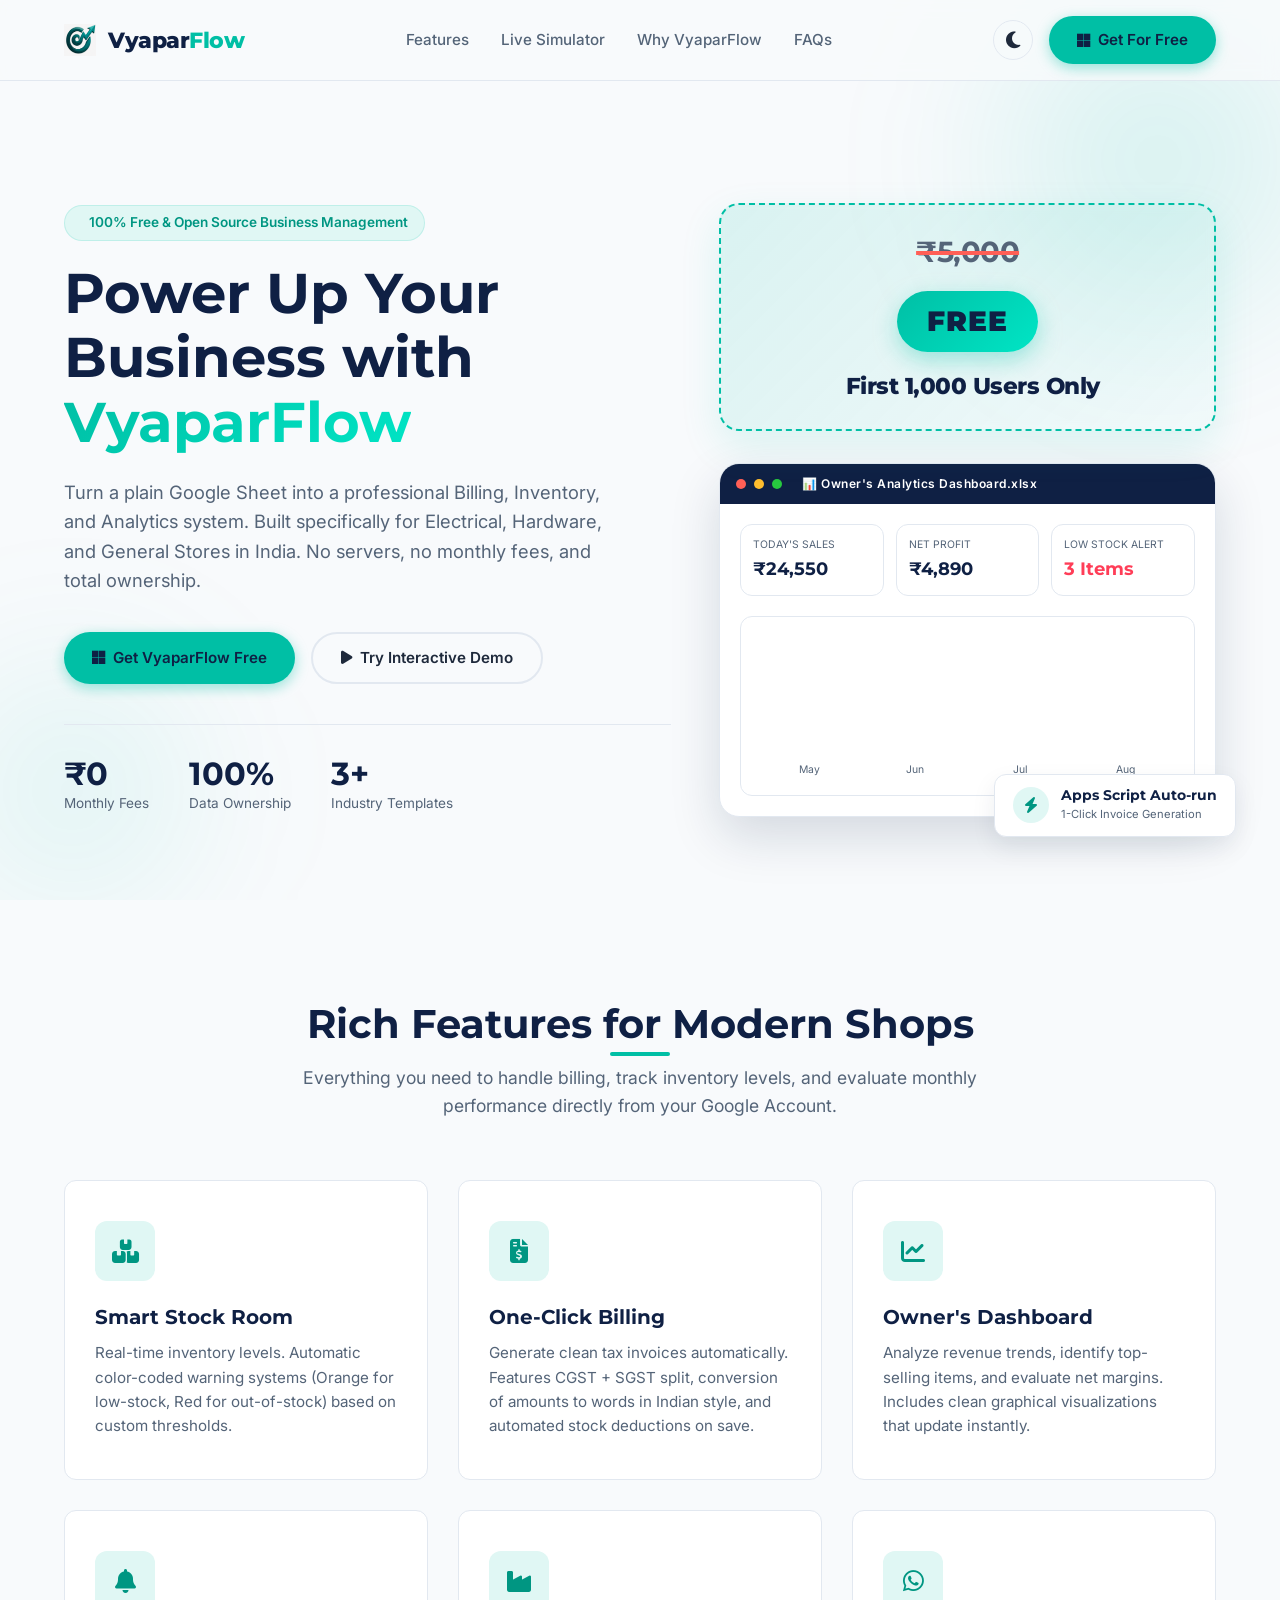
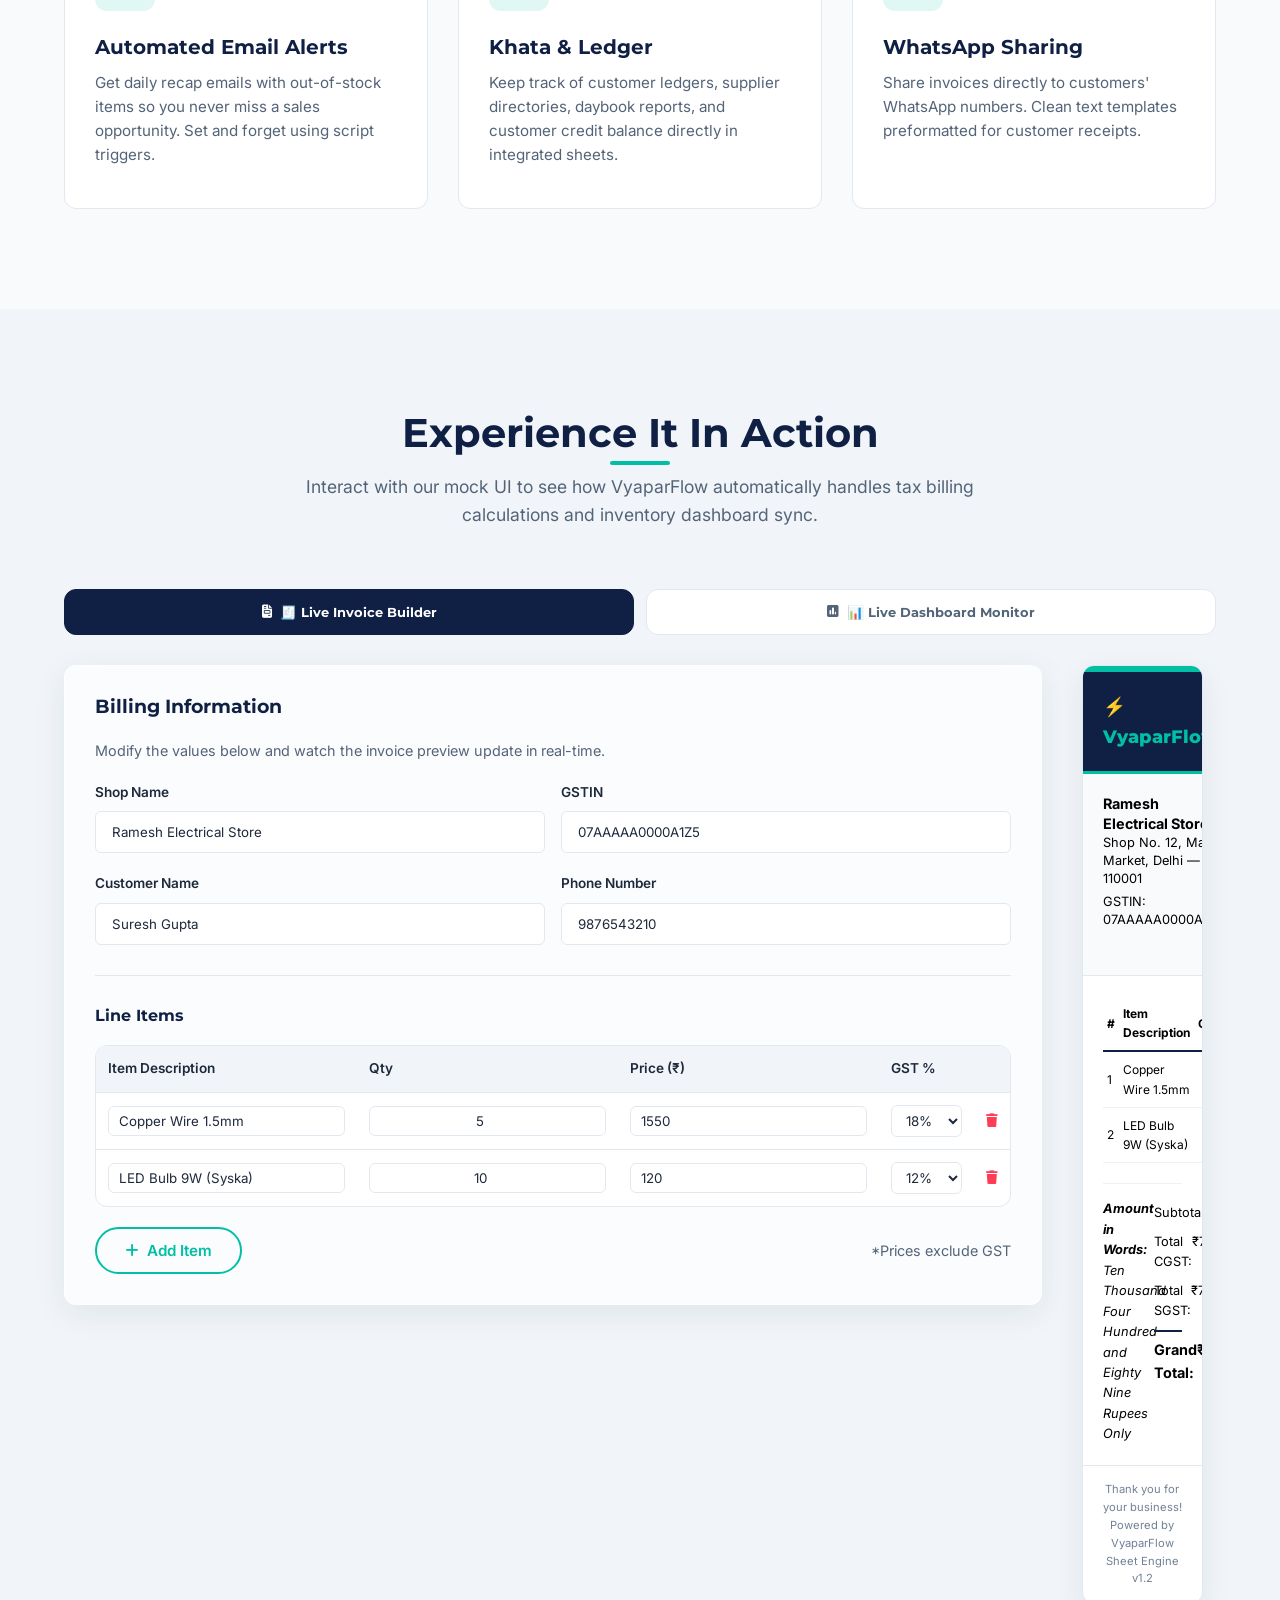
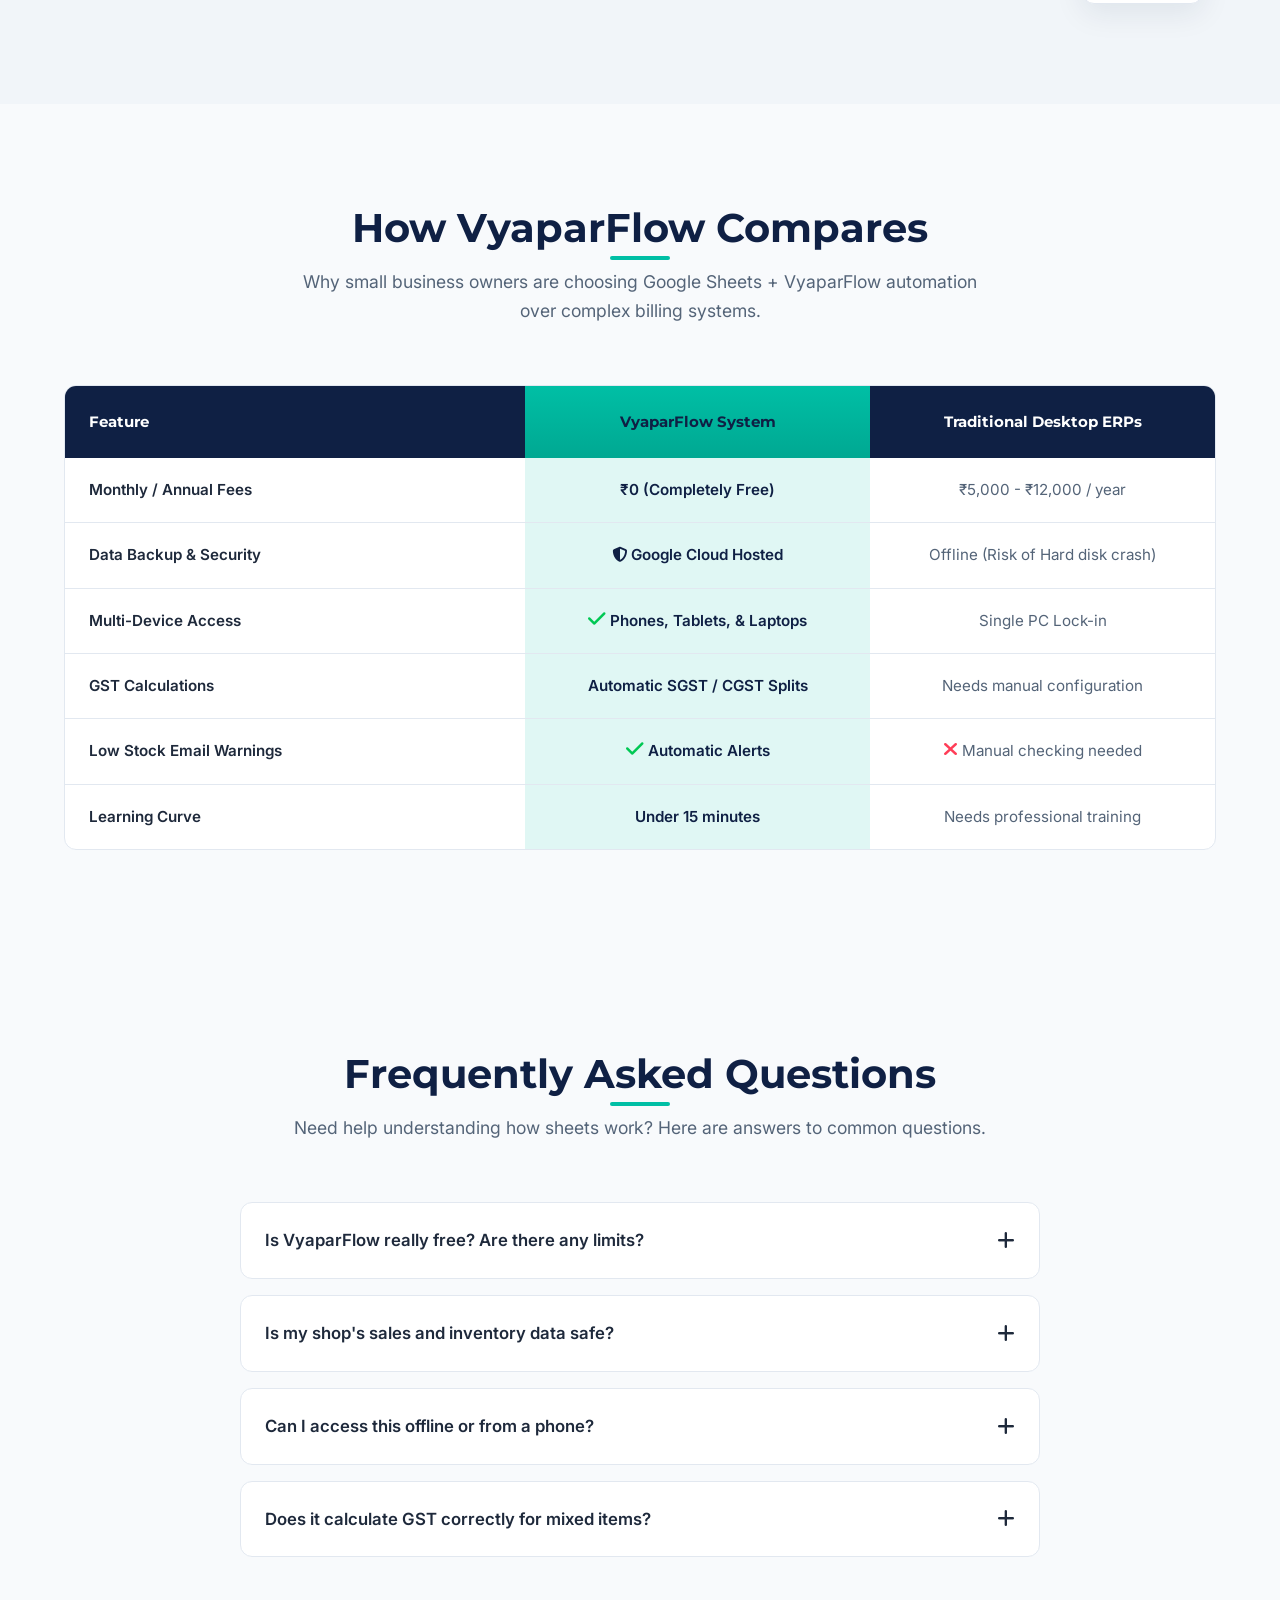
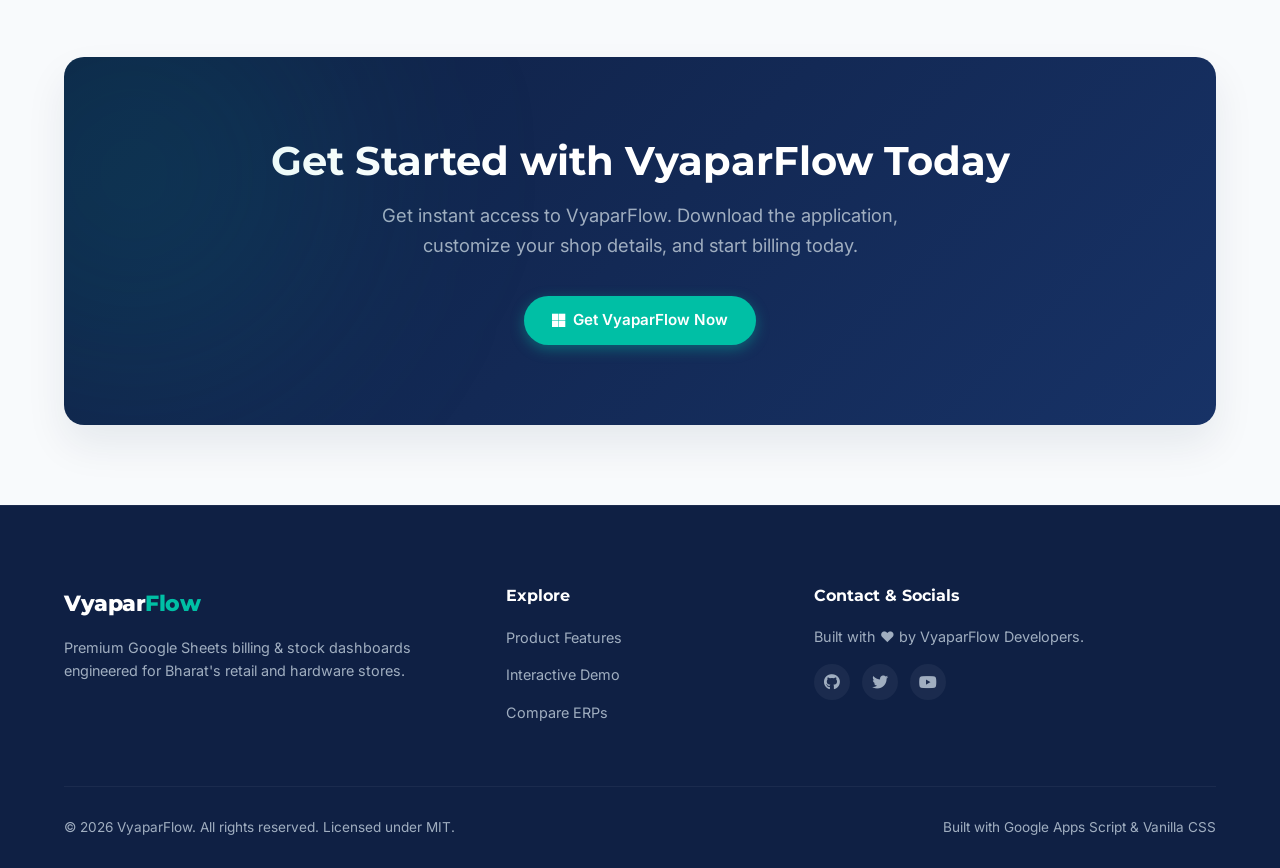
<file: index.html>
<!DOCTYPE html>
<html lang="en" data-theme="light">
<head>
  <meta charset="UTF-8">
  <meta name="viewport" content="width=device-width, initial-scale=1.0">
  <meta name="google-site-verification" content="JNY0CRUD78lLP5uDMnMk01auyXl908YIcErUC4KaGRg" />
  
  <title>Vyapar Flow | Best Free Billing & Inventory Software for Retail</title>
  
  <meta name="description" content="Excel sheets ko chhodein! Vyapar Flow se mobile aur desktop par fast GST billing, automatic stock control aur dashboard analytics manage karein bilkul free.">
  
  <meta name="keywords" content="free billing software, gst invoice generator, inventory management app, electrical store accounting, hardware shop bill software">
  
  <!-- FontAwesome for Premium Icons -->
  <link rel="stylesheet" href="https://cdnjs.cloudflare.com/ajax/libs/font-awesome/6.4.0/css/all.min.css">
  
  <!-- CSS Stylesheet -->
  <link rel="stylesheet" href="styles.css">
  
  <!-- Favicon -->
  <link rel="icon" type="image/png" href="brand/logo.png">
</head>
<body>

  <!-- ── Navigation Bar ────────────────────────────────────────────── -->
  <header class="navbar">
    <div class="container nav-container">
      <a href="#" class="logo-wrapper">
        <img src="brand/logo.png" alt="VyaparFlow Logo" class="logo-icon">
        <span class="logo-text">Vyapar<span>Flow</span></span>
      </a>
      
      <nav class="nav-links">
        <a href="#features" class="nav-link">Features</a>
        <a href="#simulator" class="nav-link">Live Simulator</a>
        <a href="#comparison" class="nav-link">Why VyaparFlow</a>
        <a href="#faq" class="nav-link">FAQs</a>
      </nav>
      
      <div class="nav-actions">
        <button class="theme-toggle" id="themeToggleBtn" aria-label="Toggle Theme">
          <i class="fa-solid fa-moon"></i>
        </button>
        <a href="https://apps.microsoft.com/detail/9N920GGVWDPN?hl=en-us&gl=NG&ocid=pdpshare" target="_blank" rel="noopener" class="btn btn-primary"><i class="fa-brands fa-microsoft"></i> Get For Free</a>
        <button class="menu-btn" id="mobileMenuBtn" aria-label="Toggle Mobile Menu">
          <i class="fa-solid fa-bars"></i>
        </button>
      </div>
    </div>
  </header>

  <!-- ── Hero Section ──────────────────────────────────────────────── -->
  <section class="hero">
    <div class="hero-glow-1"></div>
    <div class="hero-glow-2"></div>
    
    <div class="container hero-grid">
      <div class="hero-content">
        <div class="hero-tag">
          <i class="fa-solid fa-sparkles"></i> 100% Free & Open Source Business Management
        </div>
        <h1>Power Up Your Business with <span>VyaparFlow</span></h1>
        <p>Turn a plain Google Sheet into a professional Billing, Inventory, and Analytics system. Built specifically for Electrical, Hardware, and General Stores in India. No servers, no monthly fees, and total ownership.</p>
        
        <div class="hero-buttons">
          <a href="https://apps.microsoft.com/detail/9N920GGVWDPN?hl=en-us&gl=NG&ocid=pdpshare" target="_blank" rel="noopener" class="btn btn-primary"><i class="fa-brands fa-microsoft"></i> Get VyaparFlow Free</a>
          <a href="https://apps.microsoft.com/detail/9N920GGVWDPN?hl=en-us&gl=NG&ocid=pdpshare" target="_blank" rel="noopener" class="btn btn-secondary"><i class="fa-solid fa-play"></i> Try Interactive Demo</a>
        </div>
        
        <div class="hero-stats">
          <div class="stat-item">
            <h3>₹0</h3>
            <p>Monthly Fees</p>
          </div>
          <div class="stat-item">
            <h3>100%</h3>
            <p>Data Ownership</p>
          </div>
          <div class="stat-item">
            <h3>3+</h3>
            <p>Industry Templates</p>
          </div>
        </div>
      </div>
      
      <!-- Interactive Hero Mockup Card -->
      <div class="hero-mockup-wrapper">
        <div class="mockup-pricing-hook">
          <span class="price-slashed"><del>₹5,000</del></span>
          <span class="price-free">FREE</span>
          <span class="price-tagline"><i class="fa-solid fa-sparkles"></i> First 1,000 Users Only</span>
        </div>
        <div class="hero-mockup">
          <div class="mockup-header">
            <span class="mockup-dot"></span>
            <span class="mockup-dot"></span>
            <span class="mockup-dot"></span>
            <span class="mockup-title">📊 Owner's Analytics Dashboard.xlsx</span>
          </div>
          <div class="mockup-body">
            <div class="mockup-kpis">
              <div class="mockup-kpi">
                <div class="mockup-kpi-lbl">Today's Sales</div>
                <div class="mockup-kpi-val">₹24,550</div>
              </div>
              <div class="mockup-kpi">
                <div class="mockup-kpi-lbl">Net Profit</div>
                <div class="mockup-kpi-val">₹4,890</div>
              </div>
              <div class="mockup-kpi">
                <div class="mockup-kpi-lbl">Low Stock Alert</div>
                <div class="mockup-kpi-val text-red">3 Items</div>
              </div>
            </div>
            
            <div class="mockup-chart-box">
              <div class="mockup-bar-wrap">
                <div class="mockup-bar h-60"></div>
                <div class="mockup-bar-label">May</div>
              </div>
              <div class="mockup-bar-wrap">
                <div class="mockup-bar h-85"></div>
                <div class="mockup-bar-label">Jun</div>
              </div>
              <div class="mockup-bar-wrap">
                <div class="mockup-bar h-95"></div>
                <div class="mockup-bar-label">Jul</div>
              </div>
              <div class="mockup-bar-wrap">
                <div class="mockup-bar h-45"></div>
                <div class="mockup-bar-label">Aug</div>
              </div>
            </div>
          </div>
        </div>
        
        <div class="mockup-badge">
          <div class="mockup-badge-icon">
            <i class="fa-solid fa-bolt"></i>
          </div>
          <div class="mockup-badge-text">
            <h4>Apps Script Auto-run</h4>
            <p>1-Click Invoice Generation</p>
          </div>
        </div>
      </div>
    </div>
  </section>

  <!-- ── Features Section ───────────────────────────────────────────── -->
  <section class="section" id="features">
    <div class="container">
      <div class="section-header">
        <h2>Rich Features for Modern Shops</h2>
        <p>Everything you need to handle billing, track inventory levels, and evaluate monthly performance directly from your Google Account.</p>
      </div>
      
      <div class="features-grid">
        <div class="feature-card">
          <div class="feature-icon-box">
            <i class="fa-solid fa-boxes-stacked"></i>
          </div>
          <h3>Smart Stock Room</h3>
          <p>Real-time inventory levels. Automatic color-coded warning systems (Orange for low-stock, Red for out-of-stock) based on custom thresholds.</p>
        </div>
        
        <div class="feature-card">
          <div class="feature-icon-box">
            <i class="fa-solid fa-file-invoice-dollar"></i>
          </div>
          <h3>One-Click Billing</h3>
          <p>Generate clean tax invoices automatically. Features CGST + SGST split, conversion of amounts to words in Indian style, and automated stock deductions on save.</p>
        </div>
        
        <div class="feature-card">
          <div class="feature-icon-box">
            <i class="fa-solid fa-chart-line"></i>
          </div>
          <h3>Owner's Dashboard</h3>
          <p>Analyze revenue trends, identify top-selling items, and evaluate net margins. Includes clean graphical visualizations that update instantly.</p>
        </div>
        
        <div class="feature-card">
          <div class="feature-icon-box">
            <i class="fa-solid fa-bell"></i>
          </div>
          <h3>Automated Email Alerts</h3>
          <p>Get daily recap emails with out-of-stock items so you never miss a sales opportunity. Set and forget using script triggers.</p>
        </div>
        
        <div class="feature-card">
          <div class="feature-icon-box">
            <i class="fa-solid fa-industry"></i>
          </div>
          <h3>Khata & Ledger</h3>
          <p>Keep track of customer ledgers, supplier directories, daybook reports, and customer credit balance directly in integrated sheets.</p>
        </div>
        
        <div class="feature-card">
          <div class="feature-icon-box">
            <i class="fa-brands fa-whatsapp"></i>
          </div>
          <h3>WhatsApp Sharing</h3>
          <p>Share invoices directly to customers' WhatsApp numbers. Clean text templates preformatted for customer receipts.</p>
        </div>
      </div>
    </div>
  </section>

  <!-- ── Interactive Simulator Section ─────────────────────────────── -->
  <section class="section sim-section-bg" id="simulator">
    <div class="container">
      <div class="section-header">
        <h2>Experience It In Action</h2>
        <p>Interact with our mock UI to see how VyaparFlow automatically handles tax billing calculations and inventory dashboard sync.</p>
      </div>
      
      <!-- Simulator Navigation Tabs -->
      <div class="simulator-tabs">
        <button class="sim-tab-btn active" data-target="invoice-panel">
          <i class="fa-solid fa-file-invoice"></i> 🧾 Live Invoice Builder
        </button>
        <button class="sim-tab-btn" data-target="dashboard-panel">
          <i class="fa-solid fa-square-poll-vertical"></i> 📊 Live Dashboard Monitor
        </button>
      </div>
      
      <!-- Simulator Workspace -->
      <div class="sim-panels">
        
        <!-- Tab 1: Invoice Simulator -->
        <div class="sim-panel active" id="invoice-panel">
          <div class="simulator-layout">
            <div class="glass-card billing-card">
              <h3>Billing Information</h3>
              <p class="text-sm text-muted">Modify the values below and watch the invoice preview update in real-time.</p>
              
              <div class="invoice-creator">
                <div class="invoice-inputs-grid">
                  <div class="input-group">
                    <label for="shopName">Shop Name</label>
                    <input type="text" id="shopName" class="form-control" value="Ramesh Electrical Store">
                  </div>
                  <div class="input-group">
                    <label for="shopGstin">GSTIN</label>
                    <input type="text" id="shopGstin" class="form-control" value="07AAAAA0000A1Z5">
                  </div>
                </div>
                
                <div class="invoice-inputs-grid">
                  <div class="input-group">
                    <label for="custName">Customer Name</label>
                    <input type="text" id="custName" class="form-control" value="Suresh Gupta">
                  </div>
                  <div class="input-group">
                    <label for="custPhone">Phone Number</label>
                    <input type="text" id="custPhone" class="form-control" value="9876543210">
                  </div>
                </div>
                
                <hr class="sim-hr">
                
                <h4>Line Items</h4>
                <div class="sim-table-wrap">
                  <table class="sim-table" id="itemTable">
                    <thead>
                      <tr>
                        <th>Item Description</th>
                        <th class="w-70">Qty</th>
                        <th class="w-100">Price (₹)</th>
                        <th class="w-80">GST %</th>
                        <th class="w-40"></th>
                      </tr>
                    </thead>
                    <tbody id="invoiceItemsList">
                      <!-- Dynamically added rows -->
                    </tbody>
                  </table>
                </div>
                
                <div class="action-row">
                  <button class="btn btn-outline-teal" id="btnAddRowBtn"><i class="fa-solid fa-plus"></i> Add Item</button>
                  <p class="text-sm text-muted">*Prices exclude GST</p>
                </div>
              </div>
            </div>
            
            <!-- Realtime PDF Preview -->
            <div class="invoice-preview-card">
              <div class="inv-header-accent"></div>
              <div class="inv-header-top">
                <div class="inv-header-logo">⚡ <span id="lblLogoText">VyaparFlow</span></div>
                <div class="inv-header-title">TAX INVOICE</div>
              </div>
              <div class="inv-header-body">
                <div class="inv-biz-details">
                  <div class="inv-biz-name" id="lblShopName">Ramesh Electrical Store</div>
                  <div id="lblShopAddress">Shop No. 12, Main Market, Delhi — 110001</div>
                  <div class="inv-gstin">GSTIN: <span id="lblShopGstin">07AAAAA0000A1Z5</span></div>
                </div>
                <div class="inv-meta-details">
                  <div class="inv-meta-row"><span>Invoice:</span> VF-2026-0042</div>
                  <div class="inv-meta-row"><span>Date:</span> 07-Jul-2026</div>
                  <div class="inv-meta-row"><span>Cust Name:</span> <span id="lblCustName">Suresh Gupta</span></div>
                  <div class="inv-meta-row"><span>Phone:</span> <span id="lblCustPhone">9876543210</span></div>
                </div>
              </div>
              
              <div class="inv-preview-body">
                <table class="inv-preview-table">
                  <thead>
                    <tr>
                      <th class="w-5pct">#</th>
                      <th class="w-45pct">Item Description</th>
                      <th class="w-10pct text-right">Qty</th>
                      <th class="w-15pct text-right">Rate</th>
                      <th class="w-10pct text-right">GST</th>
                      <th class="w-15pct text-right">Amount</th>
                    </tr>
                  </thead>
                  <tbody id="previewInvoiceBody">
                    <!-- Dynamic rendering -->
                  </tbody>
                </table>
                
                <div class="inv-summary-section">
                  <div class="inv-amount-words">
                    <strong>Amount in Words:</strong><br>
                    <span id="lblAmountInWords">Ten Thousand Four Hundred and Eighty Nine Rupees Only</span>
                  </div>
                  <div class="inv-summary-table">
                    <div class="inv-summary-row">
                      <span>Subtotal:</span>
                      <span id="lblSubtotal">₹9,350.00</span>
                    </div>
                    <div class="inv-summary-row">
                      <span>Total CGST:</span>
                      <span id="lblCgst">₹569.50</span>
                    </div>
                    <div class="inv-summary-row">
                      <span>Total SGST:</span>
                      <span id="lblSgst">₹569.50</span>
                    </div>
                    <div class="inv-summary-row total">
                      <span>Grand Total:</span>
                      <span id="lblGrandTotal">₹10,489.00</span>
                    </div>
                  </div>
                </div>
              </div>
              <div class="inv-preview-footer">
                Thank you for your business!<br>
                Powered by VyaparFlow Sheet Engine v1.2
              </div>
            </div>
          </div>
        </div>
        
        <!-- Tab 2: Dashboard Simulator -->
        <div class="sim-panel" id="dashboard-panel">
          <div class="simulator-layout">
            <div class="dash-layout-left">
              <div class="dash-kpis-grid">
                <div class="dash-kpi-card">
                  <div class="dash-kpi-title">Today's Sales</div>
                  <div class="dash-kpi-value" id="dashSalesVal">₹48,250</div>
                  <div class="dash-kpi-subtext text-green"><i class="fa-solid fa-trend-up"></i> +12.4% from yesterday</div>
                </div>
                <div class="dash-kpi-card warning">
                  <div class="dash-kpi-title">Low Stock alert</div>
                  <div class="dash-kpi-value" id="dashLowStockVal">4 Items</div>
                  <div class="dash-kpi-subtext">Needs reordering soon</div>
                </div>
                <div class="dash-kpi-card danger">
                  <div class="dash-kpi-title">Out of Stock</div>
                  <div class="dash-kpi-value" id="dashOutOfStockVal">2 Items</div>
                  <div class="dash-kpi-subtext text-red"><i class="fa-solid fa-circle-exclamation"></i> Critical shortages</div>
                </div>
              </div>
              
              <div class="dash-chart-card">
                <div class="chart-header">
                  <h4>Monthly Revenue Trends</h4>
                  <p class="chart-subtext">Hover points to inspect sales</p>
                </div>
                <div class="svg-chart-container">
                  <svg class="svg-chart" viewBox="0 0 500 200" preserveAspectRatio="none">
                    <defs>
                      <linearGradient id="chart-grad" x1="0" y1="0" x2="0" y2="1">
                        <stop offset="0%" stop-color="var(--primary-teal)" />
                        <stop offset="100%" stop-color="var(--primary-teal)" stop-opacity="0" />
                      </linearGradient>
                    </defs>
                    <path class="chart-fill" d="M 0,200 L 0,160 L 100,120 L 200,150 L 300,70 L 400,90 L 500,40 L 500,200 Z" />
                    <path class="chart-line" d="M 0,160 L 100,120 L 200,150 L 300,70 L 400,90 L 500,40" />
                    <circle class="chart-point" cx="0" cy="160" r="6" data-val="₹12,000" />
                    <circle class="chart-point" cx="100" cy="120" r="6" data-val="₹25,000" />
                    <circle class="chart-point" cx="200" cy="150" r="6" data-val="₹18,000" />
                    <circle class="chart-point" cx="300" cy="70" r="6" data-val="₹42,000" />
                    <circle class="chart-point" cx="400" cy="90" r="6" data-val="₹35,000" />
                    <circle class="chart-point" cx="500" cy="40" r="6" data-val="₹58,000" />
                  </svg>
                </div>
              </div>
            </div>
            
            <div class="glass-card p-30">
              <h3>⚠️ Stock Room Alerts</h3>
              <p class="text-sm text-muted mb-20">Live warnings sent directly from the spreadsheet script engine.</p>
              
              <div class="low-stock-list">
                <div class="low-stock-item danger">
                  <div>
                    <div class="low-stock-name">Copper Wire 1.5mm</div>
                    <p class="text-xs text-muted">Min Threshold: 10 units</p>
                  </div>
                  <div class="low-stock-qty">0 Left</div>
                </div>
                
                <div class="low-stock-item danger">
                  <div>
                    <div class="low-stock-name">LED Bulb 9W (Syska)</div>
                    <p class="text-xs text-muted">Min Threshold: 20 units</p>
                  </div>
                  <div class="low-stock-qty">0 Left</div>
                </div>
                
                <div class="low-stock-item warning">
                  <div>
                    <div class="low-stock-name">Anchor Switch Modular</div>
                    <p class="text-xs text-muted">Min Threshold: 50 units</p>
                  </div>
                  <div class="low-stock-qty">12 Left</div>
                </div>
                
                <div class="low-stock-item warning">
                  <div>
                    <div class="low-stock-name">PVC Conduit Pipe 1"</div>
                    <p class="text-xs text-muted">Min Threshold: 30 units</p>
                  </div>
                  <div class="low-stock-qty">28 Left</div>
                </div>
              </div>
            </div>
          </div>
        </div>
        
      </div>
    </div>
  </section>

  <!-- ── Comparison Section ─────────────────────────────────────────── -->
  <section class="section" id="comparison">
    <div class="container">
      <div class="section-header">
        <h2>How VyaparFlow Compares</h2>
        <p>Why small business owners are choosing Google Sheets + VyaparFlow automation over complex billing systems.</p>
      </div>
      
      <div class="comparison-table-wrap">
        <table class="comp-table">
          <thead>
            <tr>
              <th class="w-40pct text-left">Feature</th>
              <th class="w-30pct highlight-col">VyaparFlow System</th>
              <th class="w-30pct">Traditional Desktop ERPs</th>
            </tr>
          </thead>
          <tbody>
            <tr>
              <td class="feature-name">Monthly / Annual Fees</td>
              <td class="highlight-col">₹0 (Completely Free)</td>
              <td class="others-col">₹5,000 - ₹12,000 / year</td>
            </tr>
            <tr>
              <td class="feature-name">Data Backup & Security</td>
              <td class="highlight-col"><i class="fa-solid fa-shield-halved"></i> Google Cloud Hosted</td>
              <td class="others-col">Offline (Risk of Hard disk crash)</td>
            </tr>
            <tr>
              <td class="feature-name">Multi-Device Access</td>
              <td class="highlight-col"><i class="fa-solid fa-check comp-icon success"></i> Phones, Tablets, & Laptops</td>
              <td class="others-col">Single PC Lock-in</td>
            </tr>
            <tr>
              <td class="feature-name">GST Calculations</td>
              <td class="highlight-col">Automatic SGST / CGST Splits</td>
              <td class="others-col">Needs manual configuration</td>
            </tr>
            <tr>
              <td class="feature-name">Low Stock Email Warnings</td>
              <td class="highlight-col"><i class="fa-solid fa-check comp-icon success"></i> Automatic Alerts</td>
              <td class="others-col"><i class="fa-solid fa-xmark comp-icon danger"></i> Manual checking needed</td>
            </tr>
            <tr>
              <td class="feature-name">Learning Curve</td>
              <td class="highlight-col">Under 15 minutes</td>
              <td class="others-col">Needs professional training</td>
            </tr>
          </tbody>
        </table>
      </div>
    </div>
  </section>



  <!-- ── FAQs Section ───────────────────────────────────────────────── -->
  <section class="section" id="faq">
    <div class="container">
      <div class="section-header">
        <h2>Frequently Asked Questions</h2>
        <p>Need help understanding how sheets work? Here are answers to common questions.</p>
      </div>
      
      <div class="faq-grid">
        <div class="faq-item">
          <div class="faq-question">
            <span>Is VyaparFlow really free? Are there any limits?</span>
            <i class="fa-solid fa-plus faq-icon"></i>
          </div>
          <div class="faq-answer">
            <p>Yes! VyaparFlow is completely free and runs directly on Google Apps Script. There are no monthly subscriptions, server charges, or limits on invoices or items you can add. It uses your personal Google Drive account space.</p>
          </div>
        </div>
        
        <div class="faq-item">
          <div class="faq-question">
            <span>Is my shop's sales and inventory data safe?</span>
            <i class="fa-solid fa-plus faq-icon"></i>
          </div>
          <div class="faq-answer">
            <p>Absolutely. Unlike normal accounting software that uploads your business transaction details to third-party databases, VyaparFlow saves your records 100% inside your own Google Drive. Google secures the backend, and only you have access.</p>
          </div>
        </div>
        
        <div class="faq-item">
          <div class="faq-question">
            <span>Can I access this offline or from a phone?</span>
            <i class="fa-solid fa-plus faq-icon"></i>
          </div>
          <div class="faq-answer">
            <p>Yes. You can edit items and generate transactions on the go using the official Google Sheets app on Android and iOS. For offline setups, you can turn on offline synchronization in your Google Chrome settings.</p>
          </div>
        </div>
        
        <div class="faq-item">
          <div class="faq-question">
            <span>Does it calculate GST correctly for mixed items?</span>
            <i class="fa-solid fa-plus faq-icon"></i>
          </div>
          <div class="faq-answer">
            <p>Yes. In the Inventory tab, you specify a GST slab (0%, 5%, 12%, 18%, 28%) for every item. When billing, the system automatically pulls the item rate and slab, splits it into CGST & SGST (equal halves), and formats it inside the invoice summary.</p>
          </div>
        </div>
      </div>
    </div>
  </section>

  <!-- ── Call to Action Banner ──────────────────────────────────────── -->
  <section class="container mb-80">
    <div class="cta-banner">
      <div class="cta-glow"></div>
      <h2>Get Started with VyaparFlow Today</h2>
      <p>Get instant access to VyaparFlow. Download the application, customize your shop details, and start billing today.</p>
      <a href="https://apps.microsoft.com/detail/9N920GGVWDPN?hl=en-us&gl=NG&ocid=pdpshare" target="_blank" rel="noopener" class="btn btn-primary btn-lg"><i class="fa-brands fa-microsoft"></i> Get VyaparFlow Now</a>
    </div>
  </section>

  <!-- ── Footer ─────────────────────────────────────────────────────── -->
  <footer class="footer">
    <div class="container">
      <div class="footer-top">
        <div class="footer-col footer-logo">
          <div class="logo-text">Vyapar<span>Flow</span></div>
          <p class="footer-desc">Premium Google Sheets billing & stock dashboards engineered for Bharat's retail and hardware stores.</p>
        </div>
        
        <div class="footer-col">
          <h4>Explore</h4>
          <ul class="footer-links">
            <li><a href="#features" class="footer-link">Product Features</a></li>
            <li><a href="#simulator" class="footer-link">Interactive Demo</a></li>
            <li><a href="#comparison" class="footer-link">Compare ERPs</a></li>
          </ul>
        </div>
        

        
        <div class="footer-col">
          <h4>Contact & Socials</h4>
          <p class="footer-desc mb-16">Built with ❤️ by VyaparFlow Developers.</p>
          <div class="footer-socials">
            <a href="#" aria-label="GitHub" class="social-btn"><i class="fa-brands fa-github"></i></a>
            <a href="#" aria-label="Twitter" class="social-btn"><i class="fa-brands fa-twitter"></i></a>
            <a href="#" aria-label="YouTube" class="social-btn"><i class="fa-brands fa-youtube"></i></a>
          </div>
        </div>
      </div>
      
      <div class="footer-bottom">
        <p>&copy; 2026 VyaparFlow. All rights reserved. Licensed under MIT.</p>
        <p>Built with Google Apps Script & Vanilla CSS</p>
      </div>
    </div>
  </footer>

  <!-- JavaScript Controller -->
  <script src="app.js"></script>
</body>
</html>
</file>
<file: styles.css>
@import url('https://fonts.googleapis.com/css2?family=Inter:wght@300;400;500;600;700&family=Montserrat:wght@500;600;700;800&display=swap');

/* ── Design System Variables ────────────────────────────────────── */
:root {
  /* Light Theme Colors */
  --bg-primary: #f8fafc;
  --bg-secondary: #ffffff;
  --bg-tertiary: #f1f5f9;
  
  --primary-navy: #0f2044;
  --primary-teal: #00bfa5;
  --primary-teal-hover: #009682;
  --primary-teal-light: #e0f7f4;
  
  --text-main: #1e293b;
  --text-muted: #546478;
  --text-on-primary: #ffffff;
  
  --border-color: #e2e8f0;
  --shadow-color: rgba(15, 32, 68, 0.08);
  --shadow-hover: rgba(15, 32, 68, 0.15);
  
  --alert-red: #ff3d57;
  --alert-orange: #ffb300;
  --alert-green: #00c853;
  
  --glass-bg: rgba(255, 255, 255, 0.7);
  --glass-border: rgba(255, 255, 255, 0.5);
  --glass-blur: 12px;
  
  --font-heading: 'Montserrat', sans-serif;
  --font-body: 'Inter', sans-serif;
  
  --transition-fast: 0.2s ease;
  --transition-normal: 0.3s ease;
  --transition-slow: 0.5s cubic-bezier(0.4, 0, 0.2, 1);
  
  --radius-sm: 6px;
  --radius-md: 12px;
  --radius-lg: 20px;
  --radius-full: 9999px;
}

[data-theme="dark"] {
  /* Dark Theme Colors */
  --bg-primary: #0a0f1d;
  --bg-secondary: #131b2e;
  --bg-tertiary: #1b2640;
  
  --primary-navy: #1b2640;
  --primary-teal: #00e5c5;
  --primary-teal-hover: #00bfa5;
  --primary-teal-light: rgba(0, 229, 197, 0.1);
  
  --text-main: #f1f5f9;
  --text-muted: #94a3b8;
  --text-on-primary: #0a0f1d;
  
  --border-color: #2e3e60;
  --shadow-color: rgba(0, 0, 0, 0.35);
  --shadow-hover: rgba(0, 0, 0, 0.5);
  
  --glass-bg: rgba(19, 27, 46, 0.8);
  --glass-border: rgba(255, 255, 255, 0.05);
  
  --alert-red: #ff526d;
  --alert-orange: #ffc107;
  --alert-green: #00e676;
}

/* ── Reset & General ────────────────────────────────────────────── */
* {
  box-sizing: border-box;
  margin: 0;
  padding: 0;
  scroll-behavior: smooth;
}

body {
  background-color: var(--bg-primary);
  color: var(--text-main);
  font-family: var(--font-body);
  line-height: 1.6;
  overflow-x: hidden;
  transition: background-color var(--transition-normal), color var(--transition-normal);
}

h1, h2, h3, h4, h5, h6 {
  font-family: var(--font-heading);
  font-weight: 700;
  color: var(--primary-navy);
  line-height: 1.2;
}

[data-theme="dark"] h1, 
[data-theme="dark"] h2, 
[data-theme="dark"] h3, 
[data-theme="dark"] h4 {
  color: var(--text-main);
}

a {
  text-decoration: none;
  color: inherit;
}

ul {
  list-style: none;
}

img {
  max-width: 100%;
  height: auto;
  display: block;
}

/* ── Scrollbar Customization ─────────────────────────────────────── */
::-webkit-scrollbar {
  width: 8px;
  height: 8px;
}

::-webkit-scrollbar-track {
  background: var(--bg-primary);
}

::-webkit-scrollbar-thumb {
  background: var(--border-color);
  border-radius: var(--radius-full);
}

::-webkit-scrollbar-thumb:hover {
  background: var(--text-muted);
}

/* ── Layout & Containers ─────────────────────────────────────────── */
.container {
  width: 100%;
  max-width: 1200px;
  margin: 0 auto;
  padding: 0 24px;
}

.section {
  padding: 100px 0;
  position: relative;
}

.section-header {
  text-align: center;
  max-width: 700px;
  margin: 0 auto 60px;
}

.section-header h2 {
  font-size: 2.5rem;
  margin-bottom: 16px;
  position: relative;
  display: inline-block;
}

.section-header h2::after {
  content: '';
  position: absolute;
  bottom: -8px;
  left: 50%;
  transform: translateX(-50%);
  width: 60px;
  height: 4px;
  background: var(--primary-teal);
  border-radius: var(--radius-full);
}

.section-header p {
  color: var(--text-muted);
  font-size: 1.1rem;
}

/* ── Glassmorphism Utility ───────────────────────────────────────── */
.glass-card {
  background: var(--glass-bg);
  -webkit-backdrop-filter: blur(var(--glass-blur));
  backdrop-filter: blur(var(--glass-blur));
  border: 1px solid var(--glass-border);
  box-shadow: 0 8px 32px var(--shadow-color);
  border-radius: var(--radius-md);
  transition: transform var(--transition-normal), box-shadow var(--transition-normal);
}

.glass-card:hover {
  transform: translateY(-4px);
  box-shadow: 0 12px 40px var(--shadow-hover);
}

/* ── Premium Buttons ────────────────────────────────────────────── */
.btn {
  display: inline-flex;
  align-items: center;
  justify-content: center;
  gap: 8px;
  padding: 12px 28px;
  border-radius: var(--radius-full);
  font-weight: 600;
  font-size: 0.95rem;
  cursor: pointer;
  transition: all var(--transition-normal);
  border: none;
  font-family: var(--font-body);
}

.btn-primary {
  background: var(--primary-teal);
  color: var(--primary-navy);
  box-shadow: 0 4px 14px rgba(0, 191, 165, 0.4);
}

.btn-primary:hover {
  background: var(--primary-teal-hover);
  color: #fff;
  transform: translateY(-2px);
  box-shadow: 0 6px 20px rgba(0, 191, 165, 0.6);
}

.btn-secondary {
  background: transparent;
  color: var(--text-main);
  border: 2px solid var(--border-color);
}

.btn-secondary:hover {
  background: var(--bg-tertiary);
  border-color: var(--text-muted);
  transform: translateY(-2px);
}

.btn-outline-teal {
  background: transparent;
  color: var(--primary-teal);
  border: 2px solid var(--primary-teal);
}

.btn-outline-teal:hover {
  background: var(--primary-teal);
  color: var(--primary-navy);
  transform: translateY(-2px);
  box-shadow: 0 4px 14px rgba(0, 191, 165, 0.3);
}

/* ── Navigation Header ──────────────────────────────────────────── */
.navbar {
  position: fixed;
  top: 0;
  left: 0;
  width: 100%;
  z-index: 1000;
  background: rgba(248, 250, 252, 0.8);
  -webkit-backdrop-filter: blur(8px);
  backdrop-filter: blur(8px);
  border-bottom: 1px solid var(--border-color);
  transition: background var(--transition-normal), border var(--transition-normal), padding var(--transition-normal);
  padding: 16px 0;
}

[data-theme="dark"] .navbar {
  background: rgba(10, 15, 29, 0.8);
}

.navbar.scrolled {
  padding: 10px 0;
  box-shadow: 0 4px 20px var(--shadow-color);
}

.nav-container {
  display: flex;
  align-items: center;
  justify-content: space-between;
}

.logo-wrapper {
  display: flex;
  align-items: center;
  gap: 12px;
}

.logo-icon {
  width: 32px;
  height: 32px;
}

.logo-text {
  font-family: var(--font-heading);
  font-weight: 800;
  font-size: 1.35rem;
  color: var(--primary-navy);
  letter-spacing: -0.5px;
}

[data-theme="dark"] .logo-text {
  color: var(--text-main);
}

.logo-text span {
  color: var(--primary-teal);
}

.nav-links {
  display: flex;
  align-items: center;
  gap: 32px;
}

.nav-link {
  font-weight: 500;
  font-size: 0.95rem;
  color: var(--text-muted);
  transition: color var(--transition-fast);
  position: relative;
}

.nav-link:hover, .nav-link.active {
  color: var(--primary-teal);
}

.nav-link::after {
  content: '';
  position: absolute;
  bottom: -4px;
  left: 0;
  width: 0;
  height: 2px;
  background: var(--primary-teal);
  transition: width var(--transition-normal);
}

.nav-link:hover::after, .nav-link.active::after {
  width: 100%;
}

.nav-actions {
  display: flex;
  align-items: center;
  gap: 16px;
}

.theme-toggle {
  background: none;
  border: none;
  color: var(--text-main);
  cursor: pointer;
  font-size: 1.2rem;
  width: 40px;
  height: 40px;
  border-radius: var(--radius-full);
  display: flex;
  align-items: center;
  justify-content: center;
  transition: background-color var(--transition-fast);
  border: 1px solid var(--border-color);
}

.theme-toggle:hover {
  background-color: var(--bg-tertiary);
}

.menu-btn {
  display: none;
  background: none;
  border: none;
  cursor: pointer;
  font-size: 1.5rem;
  color: var(--text-main);
}

/* ── Hero Section ───────────────────────────────────────────────── */
.hero {
  min-height: 100vh;
  display: flex;
  align-items: center;
  padding-top: 120px;
  position: relative;
  overflow: hidden;
}

.hero-glow-1 {
  position: absolute;
  top: -10%;
  right: -10%;
  width: 500px;
  height: 500px;
  background: radial-gradient(circle, rgba(0, 191, 165, 0.15) 0%, rgba(15, 32, 68, 0) 70%);
  border-radius: var(--radius-full);
  filter: blur(60px);
  pointer-events: none;
  z-index: 1;
}

.hero-glow-2 {
  position: absolute;
  bottom: -10%;
  left: -10%;
  width: 400px;
  height: 400px;
  background: radial-gradient(circle, rgba(0, 191, 165, 0.1) 0%, rgba(15, 32, 68, 0) 70%);
  border-radius: var(--radius-full);
  filter: blur(60px);
  pointer-events: none;
  z-index: 1;
}

.hero-grid {
  display: grid;
  grid-template-columns: 1.1fr 0.9fr;
  gap: 48px;
  align-items: center;
  position: relative;
  z-index: 2;
}

.hero-content h1 {
  font-size: 3.5rem;
  margin-bottom: 24px;
  line-height: 1.15;
}

.hero-content h1 span {
  background: linear-gradient(135deg, var(--primary-teal), #00e5c5);
  -webkit-background-clip: text;
  background-clip: text;
  -webkit-text-fill-color: transparent;
}

.hero-content p {
  font-size: 1.15rem;
  color: var(--text-muted);
  margin-bottom: 36px;
  max-width: 560px;
}

.hero-tag {
  display: inline-flex;
  align-items: center;
  gap: 8px;
  padding: 6px 16px;
  background: var(--primary-teal-light);
  color: var(--primary-teal-hover);
  border-radius: var(--radius-full);
  font-size: 0.85rem;
  font-weight: 600;
  margin-bottom: 20px;
  border: 1px solid rgba(0, 191, 165, 0.15);
}

[data-theme="dark"] .hero-tag {
  color: var(--primary-teal);
  border-color: rgba(0, 229, 197, 0.1);
}

.hero-buttons {
  display: flex;
  gap: 16px;
  flex-wrap: wrap;
  margin-bottom: 40px;
}

.hero-stats {
  display: flex;
  gap: 40px;
  border-top: 1px solid var(--border-color);
  padding-top: 30px;
}

.stat-item h3 {
  font-size: 2rem;
  color: var(--primary-navy);
}

[data-theme="dark"] .stat-item h3 {
  color: var(--primary-teal);
}

.stat-item p {
  font-size: 0.85rem;
  color: var(--text-muted);
  margin-bottom: 0;
}

/* Hero UI Mockup Card */
.hero-mockup-wrapper {
  position: relative;
}

.hero-mockup {
  border-radius: var(--radius-lg);
  overflow: hidden;
  box-shadow: 0 20px 50px rgba(15, 32, 68, 0.15);
  border: 1px solid var(--border-color);
  background: var(--bg-secondary);
}

.mockup-header {
  height: 40px;
  background: var(--primary-navy);
  display: flex;
  align-items: center;
  padding: 0 16px;
  gap: 8px;
}

.mockup-dot {
  width: 10px;
  height: 10px;
  border-radius: var(--radius-full);
}
.mockup-dot:nth-child(1) { background: #ff5f56; }
.mockup-dot:nth-child(2) { background: #ffbd2e; }
.mockup-dot:nth-child(3) { background: #27c93f; }

.mockup-title {
  color: var(--text-on-primary);
  font-size: 0.75rem;
  font-weight: 600;
  margin-left: 12px;
  letter-spacing: 0.5px;
}

.mockup-body {
  padding: 20px;
}

.mockup-kpis {
  display: grid;
  grid-template-columns: repeat(3, 1fr);
  gap: 12px;
  margin-bottom: 20px;
}

.mockup-kpi {
  padding: 12px;
  border-radius: var(--radius-md);
  border: 1px solid var(--border-color);
}

.mockup-kpi-val {
  font-size: 1.15rem;
  font-weight: 700;
  font-family: var(--font-heading);
  color: var(--primary-navy);
}

[data-theme="dark"] .mockup-kpi-val {
  color: var(--primary-teal);
}

.mockup-kpi-lbl {
  font-size: 0.65rem;
  color: var(--text-muted);
  text-transform: uppercase;
}

.mockup-chart-box {
  border: 1px solid var(--border-color);
  border-radius: var(--radius-md);
  padding: 16px;
  height: 180px;
  position: relative;
  display: flex;
  align-items: flex-end;
  justify-content: space-between;
}

.mockup-bar-wrap {
  display: flex;
  flex-direction: column;
  align-items: center;
  gap: 8px;
  flex: 1;
}

.mockup-bar {
  width: 24px;
  background: var(--primary-teal);
  border-radius: var(--radius-sm) var(--radius-sm) 0 0;
  animation: heightGrow 1.5s var(--transition-slow) forwards;
  transform-origin: bottom;
  height: 0;
}

.mockup-bar:nth-child(2) { background: var(--primary-navy); }

.mockup-bar-label {
  font-size: 0.65rem;
  color: var(--text-muted);
}

.mockup-badge {
  position: absolute;
  bottom: -20px;
  right: -20px;
  background: var(--bg-secondary);
  border: 1px solid var(--border-color);
  padding: 12px 18px;
  border-radius: var(--radius-md);
  box-shadow: 0 10px 25px var(--shadow-color);
  display: flex;
  align-items: center;
  gap: 12px;
  z-index: 10;
}

.mockup-badge-icon {
  width: 36px;
  height: 36px;
  border-radius: var(--radius-full);
  background: var(--primary-teal-light);
  color: var(--primary-teal-hover);
  display: flex;
  align-items: center;
  justify-content: center;
}

.mockup-badge-text h4 {
  font-size: 0.9rem;
  margin-bottom: 2px;
}

.mockup-badge-text p {
  font-size: 0.7rem;
  color: var(--text-muted);
}

/* ── Features Section ───────────────────────────────────────────── */
.features-grid {
  display: grid;
  grid-template-columns: repeat(auto-fit, minmax(280px, 1fr));
  gap: 30px;
}

.feature-card {
  padding: 40px 30px;
  border-radius: var(--radius-md);
  border: 1px solid var(--border-color);
  background: var(--bg-secondary);
  transition: all var(--transition-normal);
}

.feature-card:hover {
  transform: translateY(-8px);
  border-color: var(--primary-teal);
  box-shadow: 0 15px 35px var(--shadow-hover);
}

.feature-icon-box {
  width: 60px;
  height: 60px;
  border-radius: var(--radius-md);
  background: var(--primary-teal-light);
  color: var(--primary-teal-hover);
  display: flex;
  align-items: center;
  justify-content: center;
  font-size: 1.5rem;
  margin-bottom: 24px;
  transition: transform var(--transition-normal);
}

[data-theme="dark"] .feature-icon-box {
  color: var(--primary-teal);
}

.feature-card:hover .feature-icon-box {
  transform: scale(1.1) rotate(5deg);
}

.feature-card h3 {
  font-size: 1.25rem;
  margin-bottom: 12px;
}

.feature-card p {
  color: var(--text-muted);
  font-size: 0.95rem;
}

/* ── Interactive Simulator Section ─────────────────────────────── */
.simulator-layout {
  display: grid;
  grid-template-columns: 1.1fr 0.9fr;
  gap: 40px;
  align-items: start;
}

.simulator-tabs {
  display: flex;
  gap: 12px;
  margin-bottom: 30px;
}

.sim-tab-btn {
  flex: 1;
  padding: 14px 20px;
  border: 1px solid var(--border-color);
  background: var(--bg-secondary);
  color: var(--text-muted);
  border-radius: var(--radius-md);
  font-family: var(--font-heading);
  font-weight: 700;
  cursor: pointer;
  transition: all var(--transition-normal);
  display: flex;
  align-items: center;
  justify-content: center;
  gap: 8px;
}

.sim-tab-btn.active {
  background: var(--primary-navy);
  color: #fff;
  border-color: var(--primary-navy);
}

[data-theme="dark"] .sim-tab-btn.active {
  background: var(--primary-teal);
  color: var(--bg-primary);
  border-color: var(--primary-teal);
}

/* Panel Controls */
.sim-panels {
  position: relative;
}

.sim-panel {
  display: none;
  animation: fadeIn var(--transition-normal) forwards;
}

.sim-panel.active {
  display: block;
}

/* Invoice Simulator UI */
.invoice-creator {
  display: flex;
  flex-direction: column;
  gap: 20px;
}

.invoice-inputs-grid {
  display: grid;
  grid-template-columns: 1fr 1fr;
  gap: 16px;
}

.input-group {
  display: flex;
  flex-direction: column;
  gap: 8px;
}

.input-group label {
  font-size: 0.85rem;
  font-weight: 600;
  color: var(--text-main);
}

.form-control {
  padding: 12px 16px;
  border-radius: var(--radius-sm);
  border: 1px solid var(--border-color);
  background-color: var(--bg-secondary);
  color: var(--text-main);
  font-family: var(--font-body);
  transition: border-color var(--transition-fast);
}

.form-control:focus {
  outline: none;
  border-color: var(--primary-teal);
}

.sim-table-wrap {
  overflow-x: auto;
  border: 1px solid var(--border-color);
  border-radius: var(--radius-md);
  background: var(--bg-secondary);
}

.sim-table {
  width: 100%;
  border-collapse: collapse;
  font-size: 0.85rem;
}

.sim-table th {
  background: var(--bg-tertiary);
  padding: 12px;
  text-align: left;
  font-weight: 600;
  border-bottom: 1px solid var(--border-color);
}

.sim-table td {
  padding: 12px;
  border-bottom: 1px solid var(--border-color);
}

.sim-table tr:last-child td {
  border-bottom: none;
}

.sim-table .form-control {
  padding: 6px 10px;
}

.action-row {
  display: flex;
  justify-content: space-between;
  align-items: center;
}

/* Invoice Preview Pane */
.invoice-preview-card {
  background: #ffffff;
  border: 1px solid var(--border-color);
  border-radius: var(--radius-md);
  box-shadow: 0 10px 30px var(--shadow-color);
  color: #000000;
  overflow: hidden;
  font-family: var(--font-body);
}

.invoice-preview-card * {
  color: #000000;
}

.inv-header-accent {
  height: 6px;
  background: var(--primary-teal);
}

.inv-header-top {
  background: #0f2044;
  padding: 20px;
  display: flex;
  justify-content: space-between;
  align-items: center;
  border-bottom: 3px solid var(--primary-teal);
}

.inv-header-top * {
  color: #ffffff;
}

.inv-header-logo {
  font-family: var(--font-heading);
  font-weight: 800;
  font-size: 1.15rem;
}

.inv-header-logo span {
  color: var(--primary-teal);
}

.inv-header-title {
  font-weight: 800;
  font-size: 1rem;
  letter-spacing: 1px;
}

.inv-header-body {
  padding: 20px;
  display: flex;
  justify-content: space-between;
  border-bottom: 1px solid #e2e8f0;
  font-size: 0.8rem;
  background: #f8fafc;
}

.inv-biz-details {
  line-height: 1.4;
}

.inv-biz-name {
  font-weight: 700;
  font-size: 0.9rem;
}

.inv-meta-details {
  text-align: right;
  line-height: 1.4;
}

.inv-meta-row span {
  font-weight: 600;
}

.inv-preview-body {
  padding: 20px;
}

.inv-preview-table {
  width: 100%;
  border-collapse: collapse;
  margin-bottom: 20px;
  font-size: 0.75rem;
}

.inv-preview-table th {
  border-bottom: 2px solid #0f2044;
  padding: 8px 4px;
  text-align: left;
  font-weight: 700;
}

.inv-preview-table td {
  padding: 8px 4px;
  border-bottom: 1px solid #edf2f7;
}

.text-right {
  text-align: right;
}

.inv-summary-section {
  display: flex;
  justify-content: space-between;
  align-items: flex-start;
  margin-top: 15px;
  font-size: 0.8rem;
  border-top: 1px solid #edf2f7;
  padding-top: 15px;
}

.inv-amount-words {
  max-width: 60%;
  font-style: italic;
}

.inv-summary-table {
  width: 35%;
}

.inv-summary-row {
  display: flex;
  justify-content: space-between;
  padding: 4px 0;
}

.inv-summary-row.total {
  font-weight: 700;
  border-top: 2px double #0f2044;
  font-size: 0.9rem;
  padding-top: 6px;
  margin-top: 4px;
}

.inv-preview-footer {
  text-align: center;
  padding: 15px;
  font-size: 0.7rem;
  border-top: 1px solid #e2e8f0;
  color: #718096 !important;
}

.inv-preview-footer * {
  color: #718096 !important;
}

/* Dashboard Simulator UI */
.dash-kpis-grid {
  display: grid;
  grid-template-columns: repeat(3, 1fr);
  gap: 16px;
  margin-bottom: 24px;
}

.dash-kpi-card {
  padding: 20px;
  border-radius: var(--radius-md);
  border: 1px solid var(--border-color);
  background: var(--bg-secondary);
  position: relative;
  overflow: hidden;
}

.dash-kpi-card::before {
  content: '';
  position: absolute;
  top: 0;
  left: 0;
  width: 4px;
  height: 100%;
  background: var(--primary-teal);
}

.dash-kpi-card.warning::before {
  background: var(--alert-orange);
}

.dash-kpi-card.danger::before {
  background: var(--alert-red);
}

.dash-kpi-title {
  font-size: 0.75rem;
  font-weight: 600;
  color: var(--text-muted);
  text-transform: uppercase;
  margin-bottom: 6px;
}

.dash-kpi-value {
  font-size: 1.5rem;
  font-weight: 700;
  font-family: var(--font-heading);
}

.dash-kpi-subtext {
  font-size: 0.75rem;
  color: var(--text-muted);
  margin-top: 4px;
  display: flex;
  align-items: center;
  gap: 4px;
}

.dash-chart-section {
  display: grid;
  grid-template-columns: 1.2fr 0.8fr;
  gap: 20px;
}

.dash-chart-card {
  padding: 20px;
  border-radius: var(--radius-md);
  border: 1px solid var(--border-color);
  background: var(--bg-secondary);
}

.chart-header {
  display: flex;
  justify-content: space-between;
  align-items: center;
  margin-bottom: 20px;
}

.chart-header h4 {
  font-size: 1rem;
}

.svg-chart-container {
  width: 100%;
  height: 200px;
}

.svg-chart {
  width: 100%;
  height: 100%;
}

.chart-line {
  fill: none;
  stroke: var(--primary-teal);
  stroke-width: 3;
  stroke-linecap: round;
  stroke-linejoin: round;
  stroke-dasharray: 1000;
  stroke-dashoffset: 1000;
  animation: drawLine 2.5s cubic-bezier(0.4, 0, 0.2, 1) forwards;
}

.chart-fill {
  fill: url(#chart-grad);
  opacity: 0.15;
  animation: fadeIn 1s ease-in-out forwards;
}

.chart-point {
  fill: var(--primary-teal);
  stroke: var(--bg-secondary);
  stroke-width: 2;
  cursor: pointer;
  transition: transform var(--transition-fast);
  transform-origin: center;
}

.chart-point:hover {
  transform: scale(1.5);
}

/* Low Stock Indicators */
.low-stock-list {
  display: flex;
  flex-direction: column;
  gap: 12px;
}

.low-stock-item {
  display: flex;
  justify-content: space-between;
  align-items: center;
  padding: 12px;
  border-radius: var(--radius-sm);
  background: var(--bg-tertiary);
  font-size: 0.85rem;
}

.low-stock-item.danger {
  border-left: 4px solid var(--alert-red);
}

.low-stock-item.warning {
  border-left: 4px solid var(--alert-orange);
}

.low-stock-name {
  font-weight: 600;
}

.low-stock-qty {
  font-weight: 700;
}

.low-stock-item.danger .low-stock-qty {
  color: var(--alert-red);
}

.low-stock-item.warning .low-stock-qty {
  color: var(--alert-orange);
}

/* ── Comparison Section ─────────────────────────────────────────── */
.comparison-table-wrap {
  overflow-x: auto;
  border-radius: var(--radius-md);
  border: 1px solid var(--border-color);
  background: var(--bg-secondary);
}

.comp-table {
  width: 100%;
  border-collapse: collapse;
  font-size: 0.95rem;
}

.comp-table th {
  padding: 24px;
  background: var(--primary-navy);
  color: #fff;
  font-family: var(--font-heading);
  font-weight: 700;
}

.comp-table th.highlight-col {
  background: linear-gradient(180deg, var(--primary-teal), #00a892);
  color: var(--primary-navy);
}

.comp-table td {
  padding: 20px 24px;
  border-bottom: 1px solid var(--border-color);
  color: var(--text-muted);
}

.comp-table tr:last-child td {
  border-bottom: none;
}

.comp-table td.feature-name {
  color: var(--text-main);
  font-weight: 600;
}

.comp-table td.highlight-col {
  background: var(--primary-teal-light);
  color: var(--primary-navy);
  font-weight: 600;
  text-align: center;
}

[data-theme="dark"] .comp-table td.highlight-col {
  background: rgba(0, 229, 197, 0.05);
  color: var(--primary-teal);
}

.comp-table td.others-col {
  text-align: center;
}

.comp-icon {
  font-size: 1.25rem;
}

.comp-icon.success {
  color: var(--alert-green);
}

.comp-icon.danger {
  color: var(--alert-red);
}

/* ── Setup Wizard Section ───────────────────────────────────────── */
.wizard-container {
  display: grid;
  grid-template-columns: 0.8fr 1.2fr;
  gap: 40px;
  align-items: start;
}

.wizard-steps-list {
  display: flex;
  flex-direction: column;
  gap: 16px;
}

.wizard-step-nav {
  display: flex;
  align-items: center;
  gap: 16px;
  padding: 16px 20px;
  border: 1px solid var(--border-color);
  background: var(--bg-secondary);
  border-radius: var(--radius-md);
  cursor: pointer;
  transition: all var(--transition-normal);
  text-align: left;
}

.wizard-step-nav.active {
  border-color: var(--primary-teal);
  box-shadow: 0 4px 15px var(--shadow-color);
  background: var(--primary-teal-light);
}

[data-theme="dark"] .wizard-step-nav.active {
  background: rgba(0, 229, 197, 0.08);
}

.step-number {
  width: 36px;
  height: 36px;
  border-radius: var(--radius-full);
  background: var(--bg-tertiary);
  color: var(--text-muted);
  display: flex;
  align-items: center;
  justify-content: center;
  font-weight: 700;
  font-size: 0.95rem;
  transition: all var(--transition-normal);
}

.wizard-step-nav.active .step-number {
  background: var(--primary-teal);
  color: var(--primary-navy);
}

.step-label h4 {
  font-size: 0.95rem;
  margin-bottom: 2px;
}

.step-label p {
  font-size: 0.75rem;
  color: var(--text-muted);
}

.wizard-content-box {
  padding: 40px;
  border-radius: var(--radius-md);
  border: 1px solid var(--border-color);
  background: var(--bg-secondary);
  min-height: 360px;
}

.wizard-panel {
  display: none;
  animation: slideIn var(--transition-normal) forwards;
}

.wizard-panel.active {
  display: block;
}

.wizard-panel h3 {
  font-size: 1.5rem;
  margin-bottom: 16px;
}

.wizard-panel p {
  color: var(--text-muted);
  margin-bottom: 24px;
}

.wizard-instruction-list {
  display: flex;
  flex-direction: column;
  gap: 12px;
  margin-bottom: 30px;
}

.instruction-step {
  display: flex;
  gap: 12px;
  font-size: 0.95rem;
}

.instruction-bullet {
  color: var(--primary-teal);
  font-weight: bold;
}

.wizard-nav-btns {
  display: flex;
  justify-content: space-between;
  border-top: 1px solid var(--border-color);
  padding-top: 24px;
}

/* Code block highlight (For copy-paste instructions) */
.code-box {
  background: var(--bg-tertiary);
  padding: 16px;
  border-radius: var(--radius-sm);
  border: 1px solid var(--border-color);
  font-family: monospace;
  font-size: 0.85rem;
  overflow-x: auto;
  position: relative;
  margin: 16px 0;
}

.btn-copy-code {
  position: absolute;
  top: 8px;
  right: 8px;
  padding: 6px 12px;
  font-size: 0.75rem;
  background: var(--bg-secondary);
  border: 1px solid var(--border-color);
  border-radius: var(--radius-sm);
  cursor: pointer;
  transition: all var(--transition-fast);
}

.btn-copy-code:hover {
  background: var(--primary-teal-light);
  border-color: var(--primary-teal);
}

/* ── FAQ Section ────────────────────────────────────────────────── */
.faq-grid {
  max-width: 800px;
  margin: 0 auto;
  display: flex;
  flex-direction: column;
  gap: 16px;
}

.faq-item {
  border-radius: var(--radius-md);
  border: 1px solid var(--border-color);
  background: var(--bg-secondary);
  overflow: hidden;
  transition: border-color var(--transition-normal);
}

.faq-question {
  padding: 24px;
  display: flex;
  justify-content: space-between;
  align-items: center;
  cursor: pointer;
  font-weight: 600;
  font-size: 1.05rem;
  -webkit-user-select: none;
  user-select: none;
}

.faq-answer {
  max-height: 0;
  overflow: hidden;
  transition: max-height var(--transition-normal) cubic-bezier(0, 1, 0, 1), padding var(--transition-normal);
  padding: 0 24px;
  color: var(--text-muted);
  font-size: 0.95rem;
}

.faq-item.active {
  border-color: var(--primary-teal);
}

.faq-item.active .faq-answer {
  max-height: 1000px;
  padding-bottom: 24px;
  transition: max-height var(--transition-normal) cubic-bezier(1, 0, 1, 0), padding var(--transition-normal);
}

.faq-icon {
  font-size: 1.2rem;
  transition: transform var(--transition-normal);
}

.faq-item.active .faq-icon {
  transform: rotate(45deg);
  color: var(--primary-teal);
}

/* ── Call to Action ─────────────────────────────────────────────── */
.cta-banner {
  background: linear-gradient(135deg, var(--primary-navy) 0%, #173266 100%);
  color: #fff;
  text-align: center;
  border-radius: var(--radius-lg);
  padding: 80px 40px;
  position: relative;
  overflow: hidden;
  box-shadow: 0 20px 40px var(--shadow-color);
}

.cta-banner * {
  color: #fff;
}

.cta-banner h2 {
  font-size: 2.5rem;
  margin-bottom: 16px;
}

.cta-banner p {
  color: #a0aec0;
  font-size: 1.15rem;
  max-width: 600px;
  margin: 0 auto 36px;
}

.cta-glow {
  position: absolute;
  top: -50%;
  left: -20%;
  width: 600px;
  height: 600px;
  background: radial-gradient(circle, rgba(0, 191, 165, 0.15) 0%, rgba(15, 32, 68, 0) 75%);
  filter: blur(80px);
  pointer-events: none;
}

/* ── Footer ─────────────────────────────────────────────────────── */
.footer {
  background: var(--primary-navy);
  color: #a0aec0;
  padding: 80px 0 30px;
  border-top: 1px solid rgba(255, 255, 255, 0.05);
}

.footer * {
  color: #a0aec0;
}

.footer-top {
  display: grid;
  grid-template-columns: 1.5fr 1fr 1.5fr;
  gap: 40px;
  margin-bottom: 60px;
}

.footer-logo .logo-text {
  color: #fff;
  margin-bottom: 16px;
}

.footer-desc {
  font-size: 0.9rem;
  line-height: 1.6;
}

.footer-col h4 {
  color: #fff;
  font-size: 1rem;
  margin-bottom: 20px;
  font-family: var(--font-heading);
}

.footer-links {
  display: flex;
  flex-direction: column;
  gap: 12px;
}

.footer-link {
  font-size: 0.9rem;
  transition: color var(--transition-fast);
}

.footer-link:hover {
  color: var(--primary-teal);
}

.footer-socials {
  display: flex;
  gap: 12px;
}

.social-btn {
  width: 36px;
  height: 36px;
  border-radius: var(--radius-full);
  background: rgba(255, 255, 255, 0.05);
  display: flex;
  align-items: center;
  justify-content: center;
  font-size: 1rem;
  transition: all var(--transition-fast);
}

.social-btn:hover {
  background: var(--primary-teal);
  color: var(--primary-navy);
  transform: translateY(-2px);
}

.footer-bottom {
  border-top: 1px solid rgba(255, 255, 255, 0.05);
  padding-top: 30px;
  display: flex;
  justify-content: space-between;
  align-items: center;
  font-size: 0.85rem;
}

/* ── Keyframe Animations ────────────────────────────────────────── */
@keyframes fadeIn {
  from { opacity: 0; transform: translateY(10px); }
  to { opacity: 1; transform: translateY(0); }
}

@keyframes slideIn {
  from { opacity: 0; transform: translateX(20px); }
  to { opacity: 1; transform: translateX(0); }
}

@keyframes drawLine {
  to { stroke-dashoffset: 0; }
}

@keyframes heightGrow {
  to { transform: scaleY(1); height: 100%; }
}

/* ── Responsive Styling ──────────────────────────────────────────── */
@media (max-width: 1024px) {
  .hero-grid {
    grid-template-columns: 1fr;
    text-align: center;
    gap: 60px;
  }
  .hero-content p {
    margin-left: auto;
    margin-right: auto;
  }
  .hero-buttons {
    justify-content: center;
  }
  .hero-stats {
    justify-content: center;
  }
  .hero-mockup-wrapper {
    max-width: 600px;
    margin: 0 auto;
  }
  .simulator-layout {
    grid-template-columns: 1fr;
    gap: 40px;
  }
  .wizard-container {
    grid-template-columns: 1fr;
  }
}

@media (max-width: 768px) {
  .section {
    padding: 60px 0;
  }
  .section-header h2 {
    font-size: 2rem;
  }
  .hero-content h1 {
    font-size: 2.5rem;
  }
  .navbar {
    padding: 12px 0;
  }
  .nav-links {
    display: none; /* Mobile menu logic should control this */
  }
  .menu-btn {
    display: block;
  }
  .footer-top {
    grid-template-columns: 1fr 1fr;
  }
  .dash-chart-section {
    grid-template-columns: 1fr;
  }
  .dash-kpis-grid {
    grid-template-columns: 1fr;
  }
}

@media (max-width: 480px) {
  .footer-top {
    grid-template-columns: 1fr;
  }
  .invoice-inputs-grid {
    grid-template-columns: 1fr;
  }
  .footer-bottom {
    flex-direction: column;
    gap: 16px;
    text-align: center;
  }
}

/* ── Utility Classes for Lint Fixes ─────────────────── */
.text-xs {
  font-size: 0.75rem !important;
}
.text-sm {
  font-size: 0.9rem !important;
}
.text-muted {
  color: var(--text-muted) !important;
}
.text-red {
  color: var(--alert-red) !important;
}
.text-green {
  color: var(--alert-green) !important;
}
.text-left {
  text-align: left !important;
}
.mb-16 {
  margin-bottom: 16px !important;
}
.mb-20 {
  margin-bottom: 20px !important;
}
.mb-80 {
  margin-bottom: 80px !important;
}
.h-45 {
  height: 45% !important;
}
.h-60 {
  height: 60% !important;
}
.h-85 {
  height: 85% !important;
}
.h-95 {
  height: 95% !important;
}
.w-40pct {
  width: 40% !important;
}
.w-30pct {
  width: 30% !important;
}
.w-70 {
  width: 70px !important;
}
.w-100 {
  width: 100px !important;
}
.w-80 {
  width: 80px !important;
}
.w-40 {
  width: 40px !important;
}
.w-5pct {
  width: 5% !important;
}
.w-45pct {
  width: 45% !important;
}
.w-10pct {
  width: 10% !important;
}
.w-15pct {
  width: 15% !important;
}
.p-30 {
  padding: 30px !important;
}
.sim-section-bg {
  background: var(--bg-tertiary) !important;
}
.billing-card {
  padding: 30px !important;
  display: flex !important;
  flex-direction: column !important;
  gap: 20px !important;
}
.sim-hr {
  border: 0 !important;
  border-top: 1px solid var(--border-color) !important;
  margin: 10px 0 !important;
}
.inv-gstin {
  margin-top: 5px !important;
}
.dash-layout-left {
  display: flex !important;
  flex-direction: column !important;
  gap: 20px !important;
}
.chart-subtext {
  font-size: 0.8rem !important;
  color: var(--text-muted) !important;
}
.external-link-style {
  color: var(--primary-teal) !important;
  text-decoration: underline !important;
  font-weight: 600 !important;
}

/* ── Premium Pricing Hook styles ─────────────────── */
/* ── Premium Pricing Hook styles ─────────────────── */
.mockup-pricing-hook {
  display: flex;
  flex-direction: column;
  align-items: center;
  justify-content: center;
  gap: 16px;
  background: linear-gradient(135deg, rgba(0, 191, 165, 0.12) 0%, rgba(0, 229, 197, 0.02) 100%);
  border: 2px dashed var(--primary-teal);
  border-radius: var(--radius-lg);
  padding: 24px 32px;
  margin-bottom: 32px;
  box-shadow: 0 15px 40px rgba(0, 191, 165, 0.12);
  animation: pulse-glow 2.5s infinite ease-in-out;
  -webkit-backdrop-filter: blur(4px);
  backdrop-filter: blur(4px);
}

[data-theme="dark"] .mockup-pricing-hook {
  background: linear-gradient(135deg, rgba(0, 229, 197, 0.08) 0%, rgba(10, 15, 29, 0.5) 100%);
  border-color: rgba(0, 229, 197, 0.4);
  box-shadow: 0 15px 40px rgba(0, 229, 197, 0.08);
}

.price-slashed {
  color: var(--text-muted);
  font-weight: 700;
  font-size: 1.8rem;
  font-family: var(--font-heading);
  letter-spacing: -0.5px;
}

.price-slashed del {
  text-decoration: line-through;
  text-decoration-color: #ff5f56;
  text-decoration-thickness: 4px;
}

.price-free {
  background: linear-gradient(135deg, var(--primary-teal), #00e5c5);
  color: var(--primary-navy) !important;
  font-weight: 900;
  font-size: 1.75rem;
  padding: 8px 30px;
  border-radius: var(--radius-full);
  letter-spacing: 1px;
  box-shadow: 0 8px 24px rgba(0, 191, 165, 0.35);
  font-family: var(--font-heading);
  text-transform: uppercase;
}

.price-tagline {
  color: var(--primary-navy);
  font-weight: 800;
  font-size: 1.45rem;
  font-family: var(--font-heading);
  letter-spacing: -0.5px;
}

[data-theme="dark"] .price-tagline {
  color: var(--text-main);
}

.price-tagline i {
  color: #ffb300;
  margin-right: 4px;
}

@keyframes pulse-glow {
  0%, 100% {
    box-shadow: 0 0 0 rgba(0, 191, 165, 0);
  }
  50% {
    box-shadow: 0 0 15px rgba(0, 191, 165, 0.15);
  }
}
</file>
